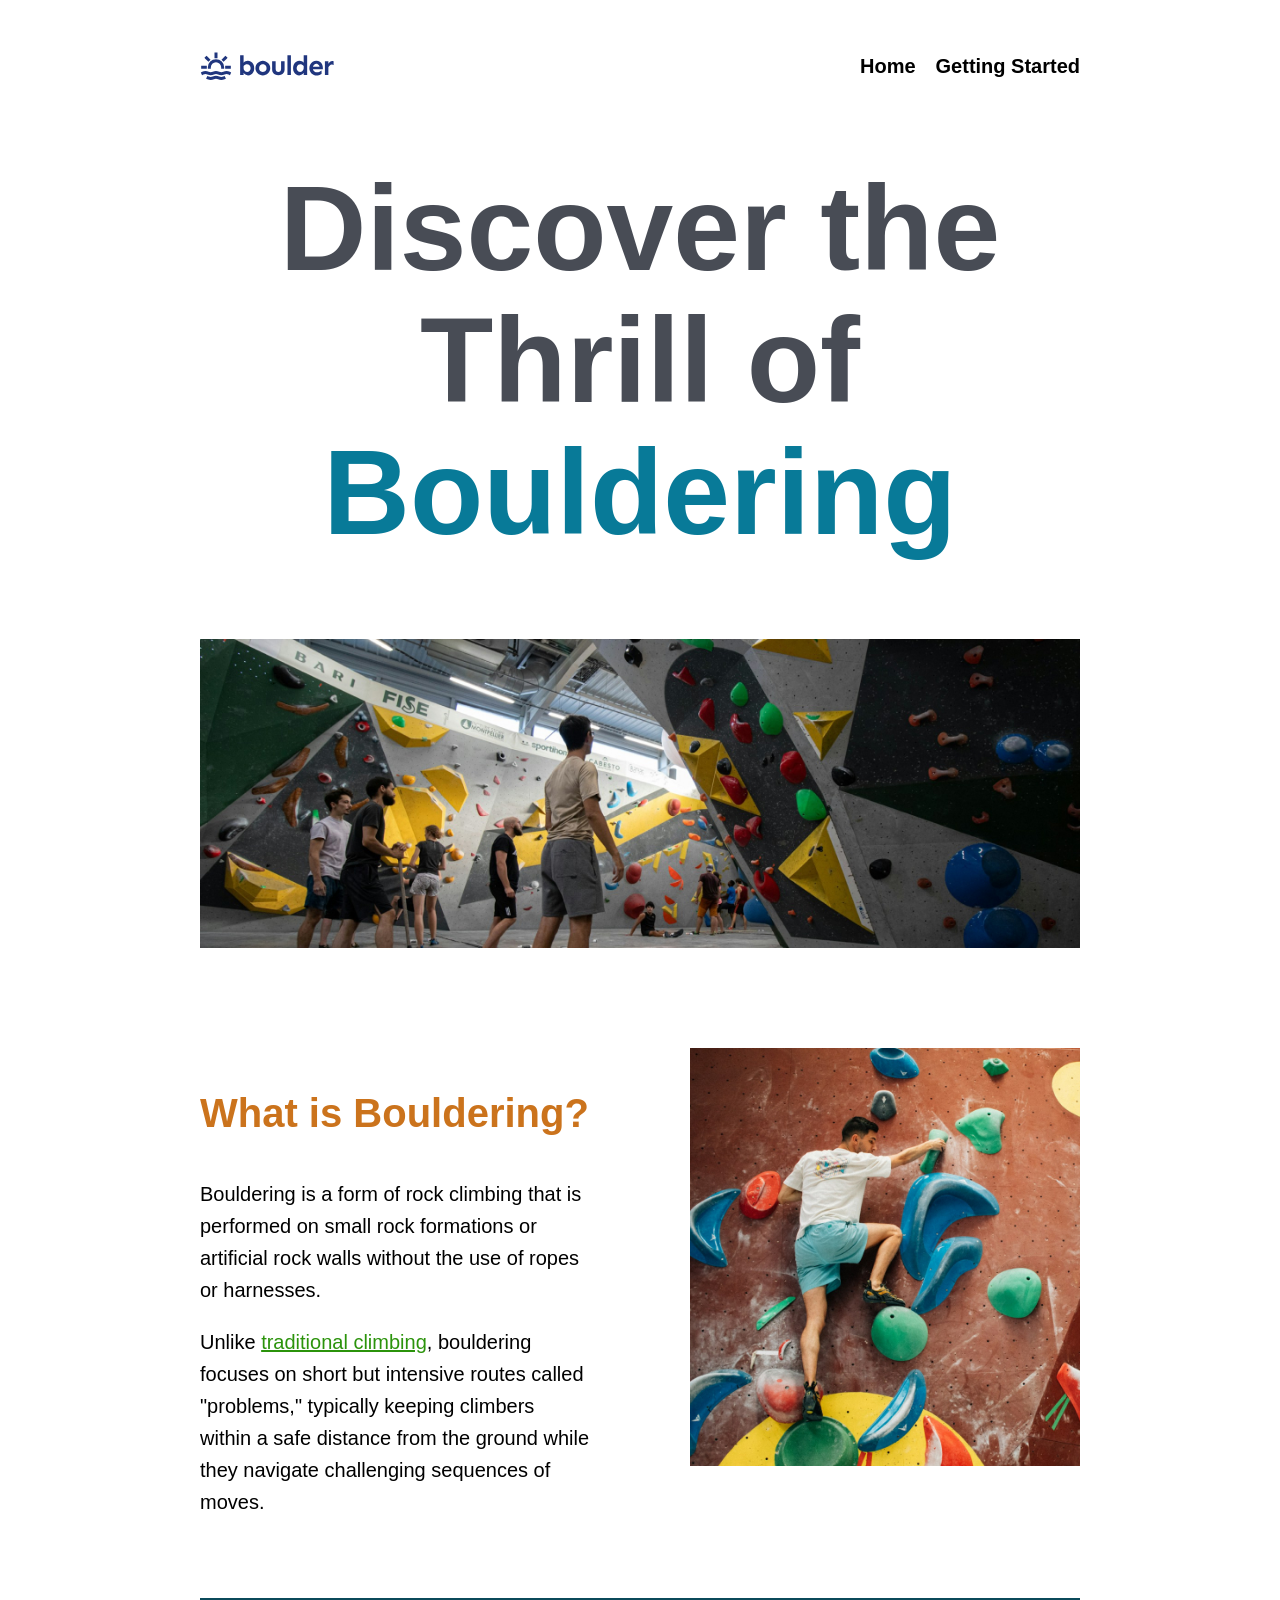
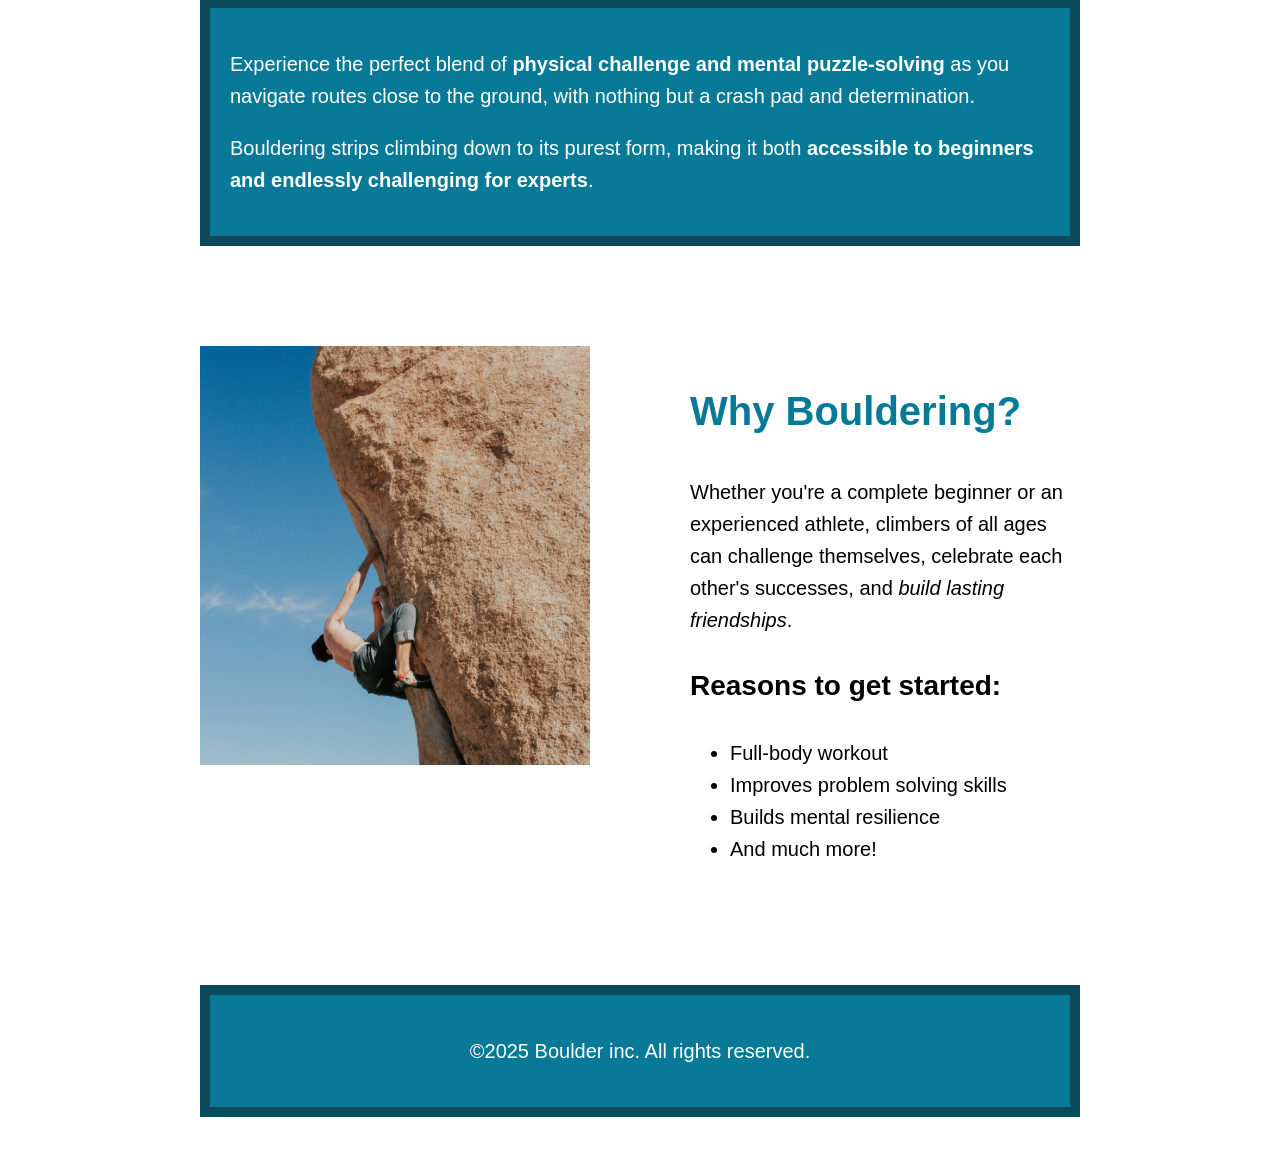
<file: index.html>
<!DOCTYPE html>
<html lang="en">
    <head>
        <meta charset="UTF-8">
        <meta name="viewport" content="width=device-width, initial-scale=1.0">
        <title>Homepage</title>
        <link href="css/style.css" rel="stylesheet">
    </head>

    <body>
        <div class="wrapper">
            <header>
                <div class="primary-navigation">

                    <img src="images/logo.svg" alt="boulder-logo">

                    <div class="primary-navigation">
                            <nav>
                                <ul>
                                    <li><a href="index.html">Home</a></li>
                                    <li><a href="getting-started.html">Getting Started</a></li>
                                </ul>
                            </nav>
                        </div>
                </div>
            </header>

            <main>
                <h1>Discover the Thrill of <span class="teal-text">Bouldering</span></h1>

                <img src="images/bouldering-gym.jpg" alt="bouldering-img">

                <section>
                    <div class="two-column-layout">
                        <div>
                            <h2>What is Bouldering?</h2>

                            <p>Bouldering is a form of rock climbing that is performed on small rock formations or artificial rock walls without the use of ropes or harnesses.</p>

                            <p>Unlike <a href="https://en.wikipedia.org/wiki/Traditional_climbing" target="blank">traditional climbing</a>, bouldering focuses on short but intensive routes called "problems," typically keeping climbers within a safe distance from the ground while they navigate challenging sequences of moves.</p>

                        </div>

                        <img src="images/what-is-bouldering.jpg" alt="what-is-bouldering-img">
                    </div>

                    <div class="teal-bg">

                        <p>Experience the perfect blend of <strong>physical challenge and mental puzzle-solving</strong> as you navigate routes close to the ground, with nothing but a crash pad and determination.</p>

                        <p>Bouldering strips climbing down to its purest form, making it both <strong>accessible to beginners and endlessly challenging for experts</strong>.</p>
                    </div>

                </section>

                <section>
                    <div class="two-column-layout">

                        <img src="images/why-bouldering.jpg" alt="why-bouldering-img">

                        <div>
                            <h2 class="teal-text">Why Bouldering?</h2>

                            <p>Whether you're a complete beginner or an experienced athlete, climbers of all ages can challenge themselves, celebrate each other's successes, and <em>build lasting friendships</em>.</p>

                            <h3>Reasons to get started:</h3>

                            <ul>
                                <li>Full-body workout</li>
                                <li>Improves problem solving skills</li>
                                <li>Builds mental resilience</li>
                                <li>And much more!</li>
                            </ul>
                        </div>
                    </div>
                    
                </section>
            </main>

            <footer class="teal-bg">
                <p>©2025 Boulder inc. All rights reserved.</p>
            </footer>
        </div>
    </body>
</html>
</file>
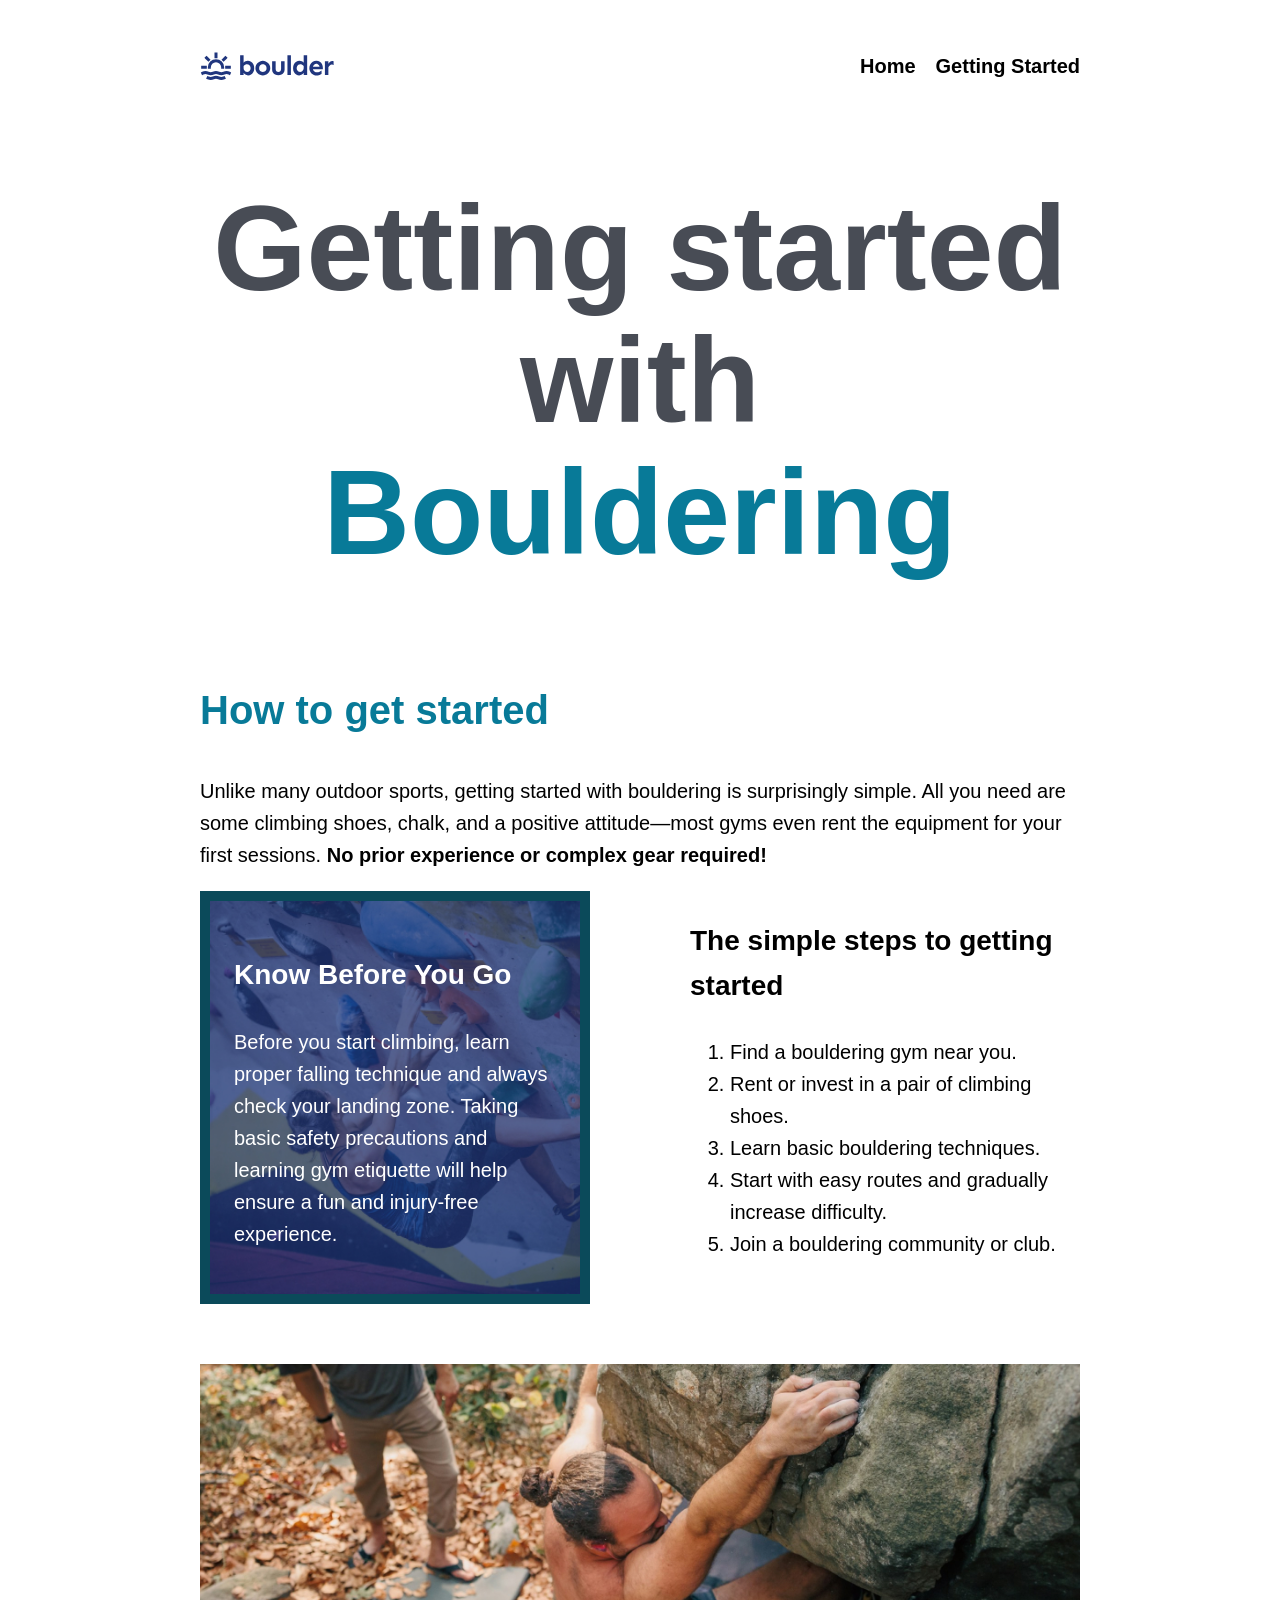
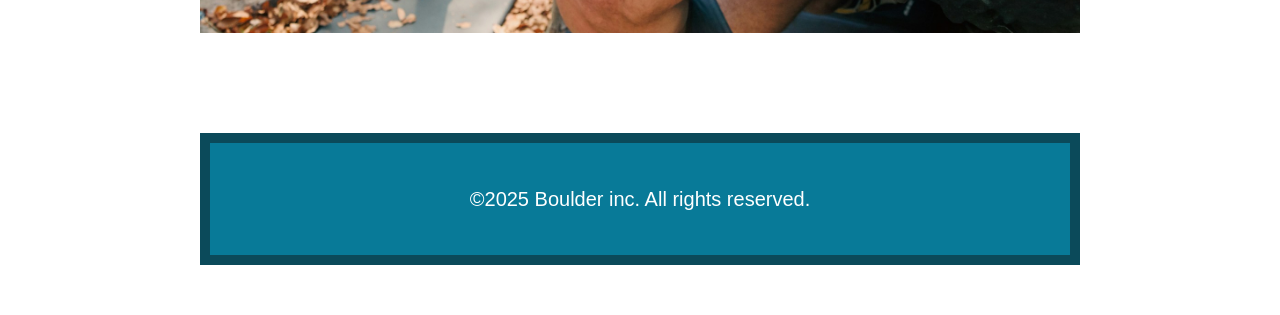
<file: getting-started.html>
<!DOCTYPE html>
<html lang="en">
    <head>
        <meta charset="UTF-8">
        <meta name="viewport" content="width=device-width, initial-scale=1.0">
        <title>Bouldering</title>
        <link href="css/style.css" rel="stylesheet">
    </head>

    <body>
        <div class="wrapper">
            <header>
                <div class="primary-navigation">

                    <img src="images/logo.svg" alt="boulder-logo">

                    <div class="primary-navigation">
                            <nav>
                                <ul>
                                    <li><a href="index.html">Home</a></li>
                                    <li><a href="getting-started.html">Getting Started</a></li>
                                </ul>
                            </nav>
                        </div>
                </div>
            </header>

            <main>
                <section>
                    <h1>Getting started with <span class="teal-text">Bouldering</span></h1>

                    <h2 class="teal-text">How to get started</h2>

                    <p>Unlike many outdoor sports, getting started with bouldering is surprisingly simple. All you need are some climbing shoes, chalk, and a positive attitude—most gyms even rent the equipment for your first sessions. <strong>No prior experience or complex gear required!</strong></p>
                    
                    <div class="two-column-layout">
                        <div class="climber-bg">
                            <h3>Know Before You Go</h3>

                            <p>Before you start climbing, learn proper falling technique and always check your landing zone. Taking basic safety precautions and learning gym etiquette will help ensure a fun and injury-free experience.</p>
                        </div>

                        <div>
                            <h3>The simple steps to getting started</h3>

                            <ol>
                                <li>Find a bouldering gym near you.</li>
                                <li>Rent or invest in a pair of climbing shoes.</li>
                                <li>Learn basic bouldering techniques.</li>
                                <li>Start with easy routes and gradually increase difficulty.</li>
                                <li>Join a bouldering community or club.</li>
                            </ol>
                        </div>
                    </div>
                    <img src="images/getting-started-outdoors.jpg" alt="getting-started-outdoors-img">

                </section>
            </main>

            <footer class="teal-bg">
                <p>©2025 Boulder inc. All rights reserved.</p>
            </footer>
        </div>
    </body>
</html>
</file>
<file: css/style.css>
* {
    box-sizing: border-box;
}

body {
    font-family:'Gill Sans', 'Gill Sans MT', Calibri, 'Trebuchet MS', sans-serif;
    font-size: 1.25rem;
    line-height: 1.6;
    margin-inline: 200px;
    margin-block: 50px;
}

h1 {
    color: #484C55;
    text-align: center;
    font-size: 4.5rem;
    line-height: 1.1;

    @media (width > 720px) {
        font-size: 7.5rem;
    }
}

h2 {
    color: #CB731C;
    font-size: 2.5rem;
}

h3 {
    font-size: 1.75rem;
}

.primary-navigation {
    display: flex;
    justify-content: space-between;
    gap: 20px;
}

.primary-navigation ul {
    display: flex;
    gap: 20px;
    list-style: none;
    margin: 0;
    padding: 0;
}

.primary-navigation a {
    text-decoration: none;
    color: #000000;
    font-weight: bold;
}

section {
    margin-block: 100px;
}

.wrapper {
    max-inline-size: 1000px;
    margin-inline: auto;
}

.two-column-layout {
    display: grid;
    gap: 100px;
    margin-block-end: 60px;

    @media (width > 720px) {
        grid-template-columns: 1fr 1fr;
    }
}

img {
    display: block;
    max-inline-size: 100%;
}

.teal-bg {
    background-color:#087A98;
    color: #ffffff;
    padding: 20px;
    border: solid 10px #0b4a5a;
}

.teal-text {
    color: #087A98;
}

a {
    color: #2B930B;
}

a:hover {
    color: #5f9b9f;
}

.climber-bg {
    background-image: url(../images/simple-steps.jpg);
    border: solid 10px #0b4a5a;
    color: #ffffff;
    padding: 24px;

    background-repeat: no-repeat;
    background-position: center;
    background-size: cover;
}

footer {
    text-align: center;
}
</file>
